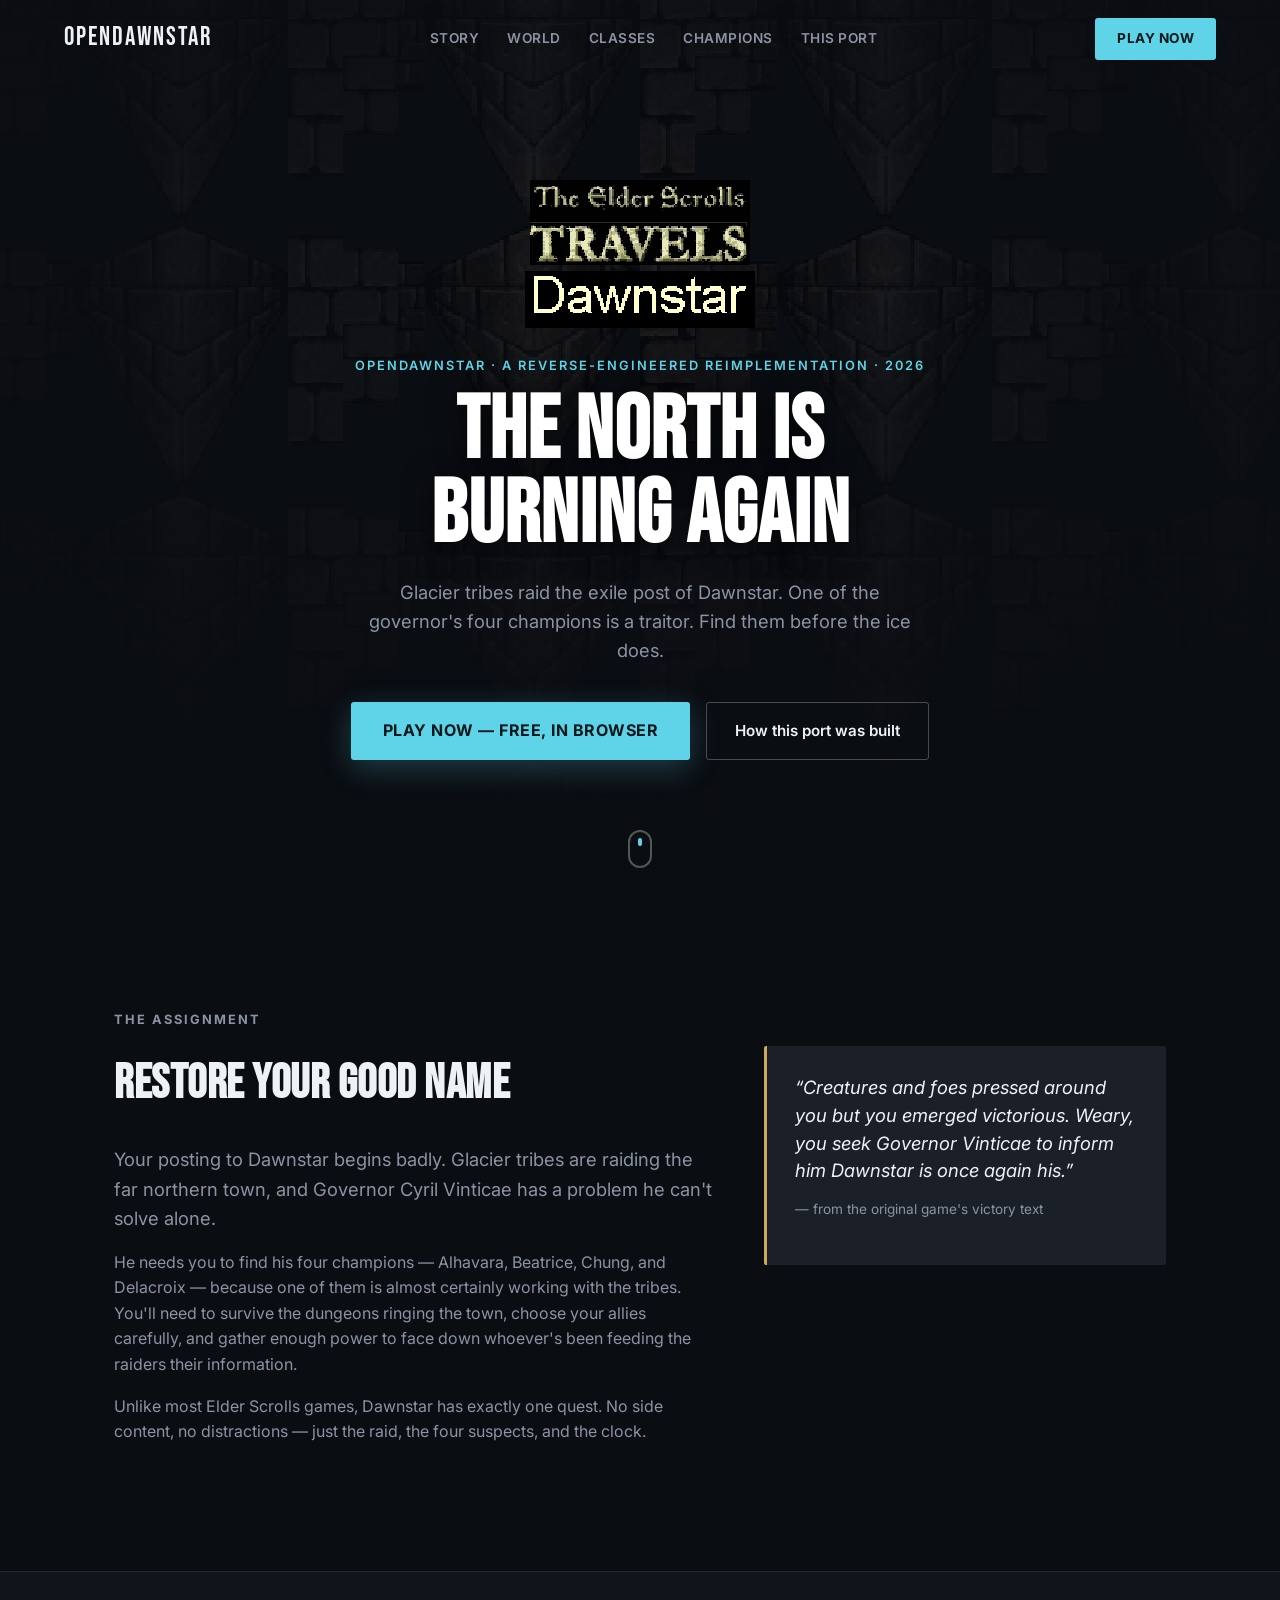
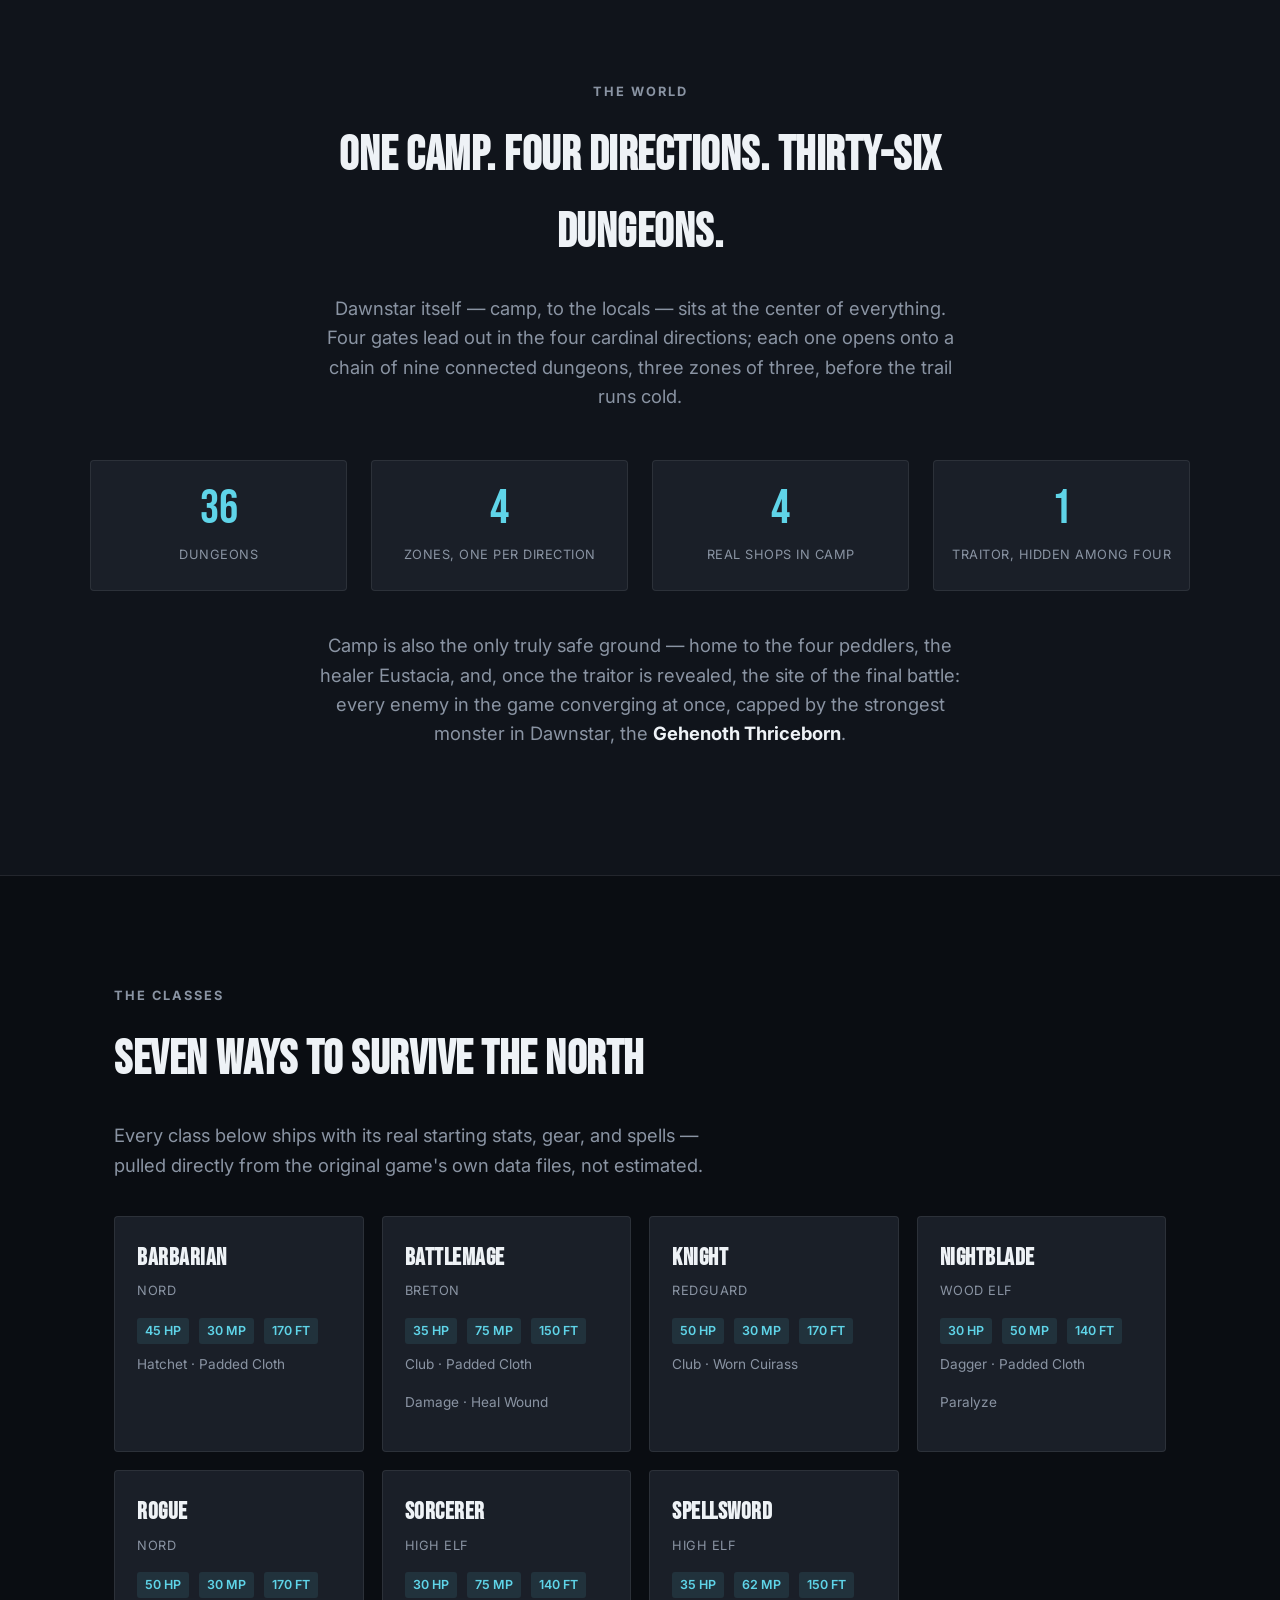
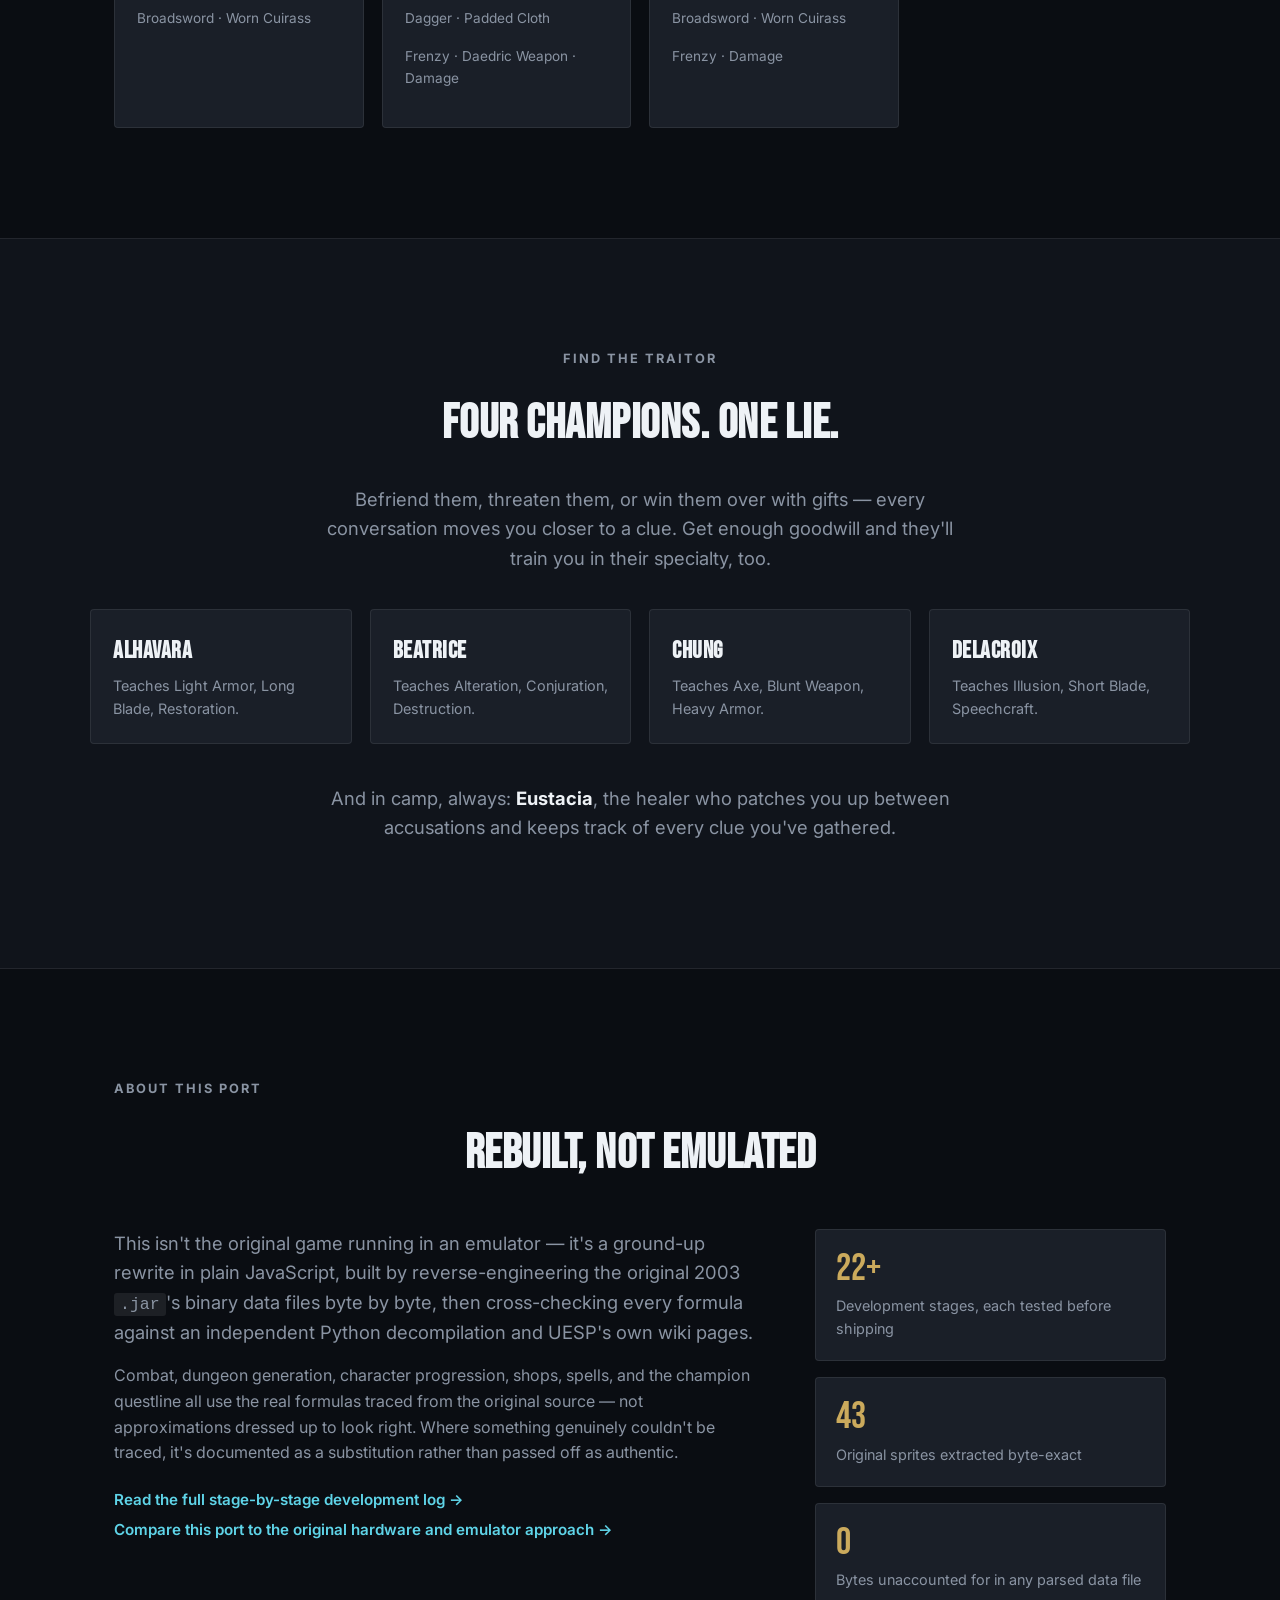
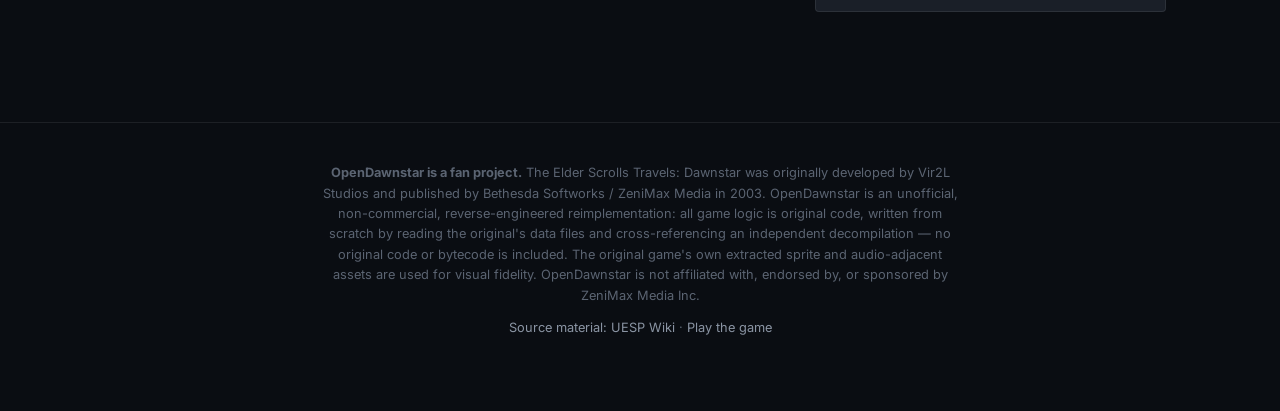
<file: index.html>
<!DOCTYPE html>
<html lang="en">
<head>
<meta charset="utf-8">
<meta name="viewport" content="width=device-width, initial-scale=1">
<title>OpenDawnstar — A Browser Reimplementation of The Elder Scrolls Travels: Dawnstar</title>
<meta name="description" content="A from-scratch, reverse-engineered browser port of the 2003 J2ME game The Elder Scrolls Travels: Dawnstar.">
<link rel="preconnect" href="https://fonts.googleapis.com">
<link rel="preconnect" href="https://fonts.gstatic.com" crossorigin>
<link href="https://fonts.googleapis.com/css2?family=Bebas+Neue&family=Inter:wght@400;500;600;700;800&display=swap" rel="stylesheet">
<link rel="stylesheet" href="src/landing.css">
</head>
<body>

<nav id="nav">
  <div class="nav-inner">
    <a href="#" class="wordmark">OPENDAWNSTAR</a>
    <div class="nav-links">
      <a href="#story">Story</a>
      <a href="#world">World</a>
      <a href="#classes">Classes</a>
      <a href="#champions">Champions</a>
      <a href="#port">This Port</a>
    </div>
    <a href="game.html" class="btn-play btn-play--nav">Play Now</a>
  </div>
</nav>

<header class="hero">
  <div class="hero-bg" aria-hidden="true"></div>
  <div class="hero-vignette" aria-hidden="true"></div>
  <div class="hero-content">
    <div class="hero-logo">
      <img src="assets/img/splashtop.png" alt="" class="logo-top" aria-hidden="true">
      <img src="assets/img/splashbot.png" alt="The Elder Scrolls Travels: Dawnstar" class="logo-bottom">
    </div>
    <p class="hero-eyebrow">OpenDawnstar &middot; a reverse-engineered reimplementation &middot; 2026</p>
    <h1 class="hero-headline">The North Is<br>Burning Again</h1>
    <p class="hero-sub">Glacier tribes raid the exile post of Dawnstar. One of the governor's four champions is a traitor. Find them before the ice does.</p>
    <div class="hero-ctas">
      <a href="game.html" class="btn-play btn-play--hero">Play Now — Free, In Browser</a>
      <a href="#port" class="btn-ghost">How this port was built</a>
    </div>
  </div>
  <div class="scroll-cue" aria-hidden="true"><span></span></div>
</header>

<main>

<section id="story" class="section">
  <p class="eyebrow">The Assignment</p>
  <div class="section-grid section-grid--text-image">
    <div>
      <h2>Restore Your Good Name</h2>
      <p class="lede">Your posting to Dawnstar begins badly. Glacier tribes are raiding the far northern town, and Governor Cyril Vinticae has a problem he can't solve alone.</p>
      <p>He needs you to find his four champions — Alhavara, Beatrice, Chung, and Delacroix — because one of them is almost certainly working with the tribes. You'll need to survive the dungeons ringing the town, choose your allies carefully, and gather enough power to face down whoever's been feeding the raiders their information.</p>
      <p>Unlike most Elder Scrolls games, Dawnstar has exactly one quest. No side content, no distractions — just the raid, the four suspects, and the clock.</p>
    </div>
    <div class="quote-block">
      <blockquote>&ldquo;Creatures and foes pressed around you but you emerged victorious. Weary, you seek Governor Vinticae to inform him Dawnstar is once again his.&rdquo;</blockquote>
      <p class="quote-attr">— from the original game's victory text</p>
    </div>
  </div>
</section>

<section id="world" class="section section--dark">
  <p class="eyebrow">The World</p>
  <h2>One Camp. Four Directions. Thirty-Six Dungeons.</h2>
  <p class="lede lede--center">Dawnstar itself — camp, to the locals — sits at the center of everything. Four gates lead out in the four cardinal directions; each one opens onto a chain of nine connected dungeons, three zones of three, before the trail runs cold.</p>
  <div class="stat-band">
    <div class="stat"><span class="stat-num">36</span><span class="stat-label">Dungeons</span></div>
    <div class="stat"><span class="stat-num">4</span><span class="stat-label">Zones, one per direction</span></div>
    <div class="stat"><span class="stat-num">4</span><span class="stat-label">Real shops in camp</span></div>
    <div class="stat"><span class="stat-num">1</span><span class="stat-label">Traitor, hidden among four</span></div>
  </div>
  <p class="lede lede--center" style="margin-top:2.5rem">Camp is also the only truly safe ground — home to the four peddlers, the healer Eustacia, and, once the traitor is revealed, the site of the final battle: every enemy in the game converging at once, capped by the strongest monster in Dawnstar, the <strong>Gehenoth Thriceborn</strong>.</p>
</section>

<section id="classes" class="section">
  <p class="eyebrow">The Classes</p>
  <h2>Seven Ways to Survive the North</h2>
  <p class="lede">Every class below ships with its real starting stats, gear, and spells — pulled directly from the original game's own data files, not estimated.</p>
  <div class="class-grid">
    <div class="class-card"><h3>Barbarian</h3><p class="class-race">Nord</p><div class="class-stats"><span>45 HP</span><span>30 MP</span><span>170 FT</span></div><p class="class-gear">Hatchet &middot; Padded Cloth</p></div>
    <div class="class-card"><h3>Battlemage</h3><p class="class-race">Breton</p><div class="class-stats"><span>35 HP</span><span>75 MP</span><span>150 FT</span></div><p class="class-gear">Club &middot; Padded Cloth</p><p class="class-spells">Damage &middot; Heal Wound</p></div>
    <div class="class-card"><h3>Knight</h3><p class="class-race">Redguard</p><div class="class-stats"><span>50 HP</span><span>30 MP</span><span>170 FT</span></div><p class="class-gear">Club &middot; Worn Cuirass</p></div>
    <div class="class-card"><h3>Nightblade</h3><p class="class-race">Wood Elf</p><div class="class-stats"><span>30 HP</span><span>50 MP</span><span>140 FT</span></div><p class="class-gear">Dagger &middot; Padded Cloth</p><p class="class-spells">Paralyze</p></div>
    <div class="class-card"><h3>Rogue</h3><p class="class-race">Nord</p><div class="class-stats"><span>50 HP</span><span>30 MP</span><span>170 FT</span></div><p class="class-gear">Broadsword &middot; Worn Cuirass</p></div>
    <div class="class-card"><h3>Sorcerer</h3><p class="class-race">High Elf</p><div class="class-stats"><span>30 HP</span><span>75 MP</span><span>140 FT</span></div><p class="class-gear">Dagger &middot; Padded Cloth</p><p class="class-spells">Frenzy &middot; Daedric Weapon &middot; Damage</p></div>
    <div class="class-card"><h3>Spellsword</h3><p class="class-race">High Elf</p><div class="class-stats"><span>35 HP</span><span>62 MP</span><span>150 FT</span></div><p class="class-gear">Broadsword &middot; Worn Cuirass</p><p class="class-spells">Frenzy &middot; Damage</p></div>
  </div>
</section>

<section id="champions" class="section section--dark">
  <p class="eyebrow">Find the Traitor</p>
  <h2>Four Champions. One Lie.</h2>
  <p class="lede lede--center">Befriend them, threaten them, or win them over with gifts — every conversation moves you closer to a clue. Get enough goodwill and they'll train you in their specialty, too.</p>
  <div class="champion-grid">
    <div class="champion-card"><h3>Alhavara</h3><p>Teaches Light Armor, Long Blade, Restoration.</p></div>
    <div class="champion-card"><h3>Beatrice</h3><p>Teaches Alteration, Conjuration, Destruction.</p></div>
    <div class="champion-card"><h3>Chung</h3><p>Teaches Axe, Blunt Weapon, Heavy Armor.</p></div>
    <div class="champion-card"><h3>Delacroix</h3><p>Teaches Illusion, Short Blade, Speechcraft.</p></div>
  </div>
  <p class="lede lede--center" style="margin-top:2.5rem">And in camp, always: <strong>Eustacia</strong>, the healer who patches you up between accusations and keeps track of every clue you've gathered.</p>
</section>

<section id="port" class="section port-section">
  <p class="eyebrow">About This Port</p>
  <h2>Rebuilt, Not Emulated</h2>
  <div class="port-grid">
    <div>
      <p class="lede">This isn't the original game running in an emulator — it's a ground-up rewrite in plain JavaScript, built by reverse-engineering the original 2003 <code>.jar</code>'s binary data files byte by byte, then cross-checking every formula against an independent Python decompilation and UESP's own wiki pages.</p>
      <p>Combat, dungeon generation, character progression, shops, spells, and the champion questline all use the real formulas traced from the original source — not approximations dressed up to look right. Where something genuinely couldn't be traced, it's documented as a substitution rather than passed off as authentic.</p>
      <a href="PORT_NOTES.md" class="text-link">Read the full stage-by-stage development log &rarr;</a><br>
      <a href="COMPARISON.md" class="text-link">Compare this port to the original hardware and emulator approach &rarr;</a>
    </div>
    <div class="port-facts">
      <div class="port-fact"><span class="port-fact-num">22+</span>Development stages, each tested before shipping</div>
      <div class="port-fact"><span class="port-fact-num">43</span>Original sprites extracted byte-exact</div>
      <div class="port-fact"><span class="port-fact-num">0</span>Bytes unaccounted for in any parsed data file</div>
    </div>
  </div>
</section>

</main>

<footer class="site-footer">
  <p><strong>OpenDawnstar is a fan project.</strong> The Elder Scrolls Travels: Dawnstar was originally developed by Vir2L Studios and published by Bethesda Softworks / ZeniMax Media in 2003. OpenDawnstar is an unofficial, non-commercial, reverse-engineered reimplementation: all game logic is original code, written from scratch by reading the original's data files and cross-referencing an independent decompilation — no original code or bytecode is included. The original game's own extracted sprite and audio-adjacent assets are used for visual fidelity. OpenDawnstar is not affiliated with, endorsed by, or sponsored by ZeniMax Media Inc.</p>
  <p class="footer-links"><a href="https://en.uesp.net/wiki/Dawnstar:Dawnstar">Source material: UESP Wiki</a> &middot; <a href="game.html">Play the game</a></p>
</footer>

<script src="src/landing.js" type="module"></script>
</body>
</html>
</file>
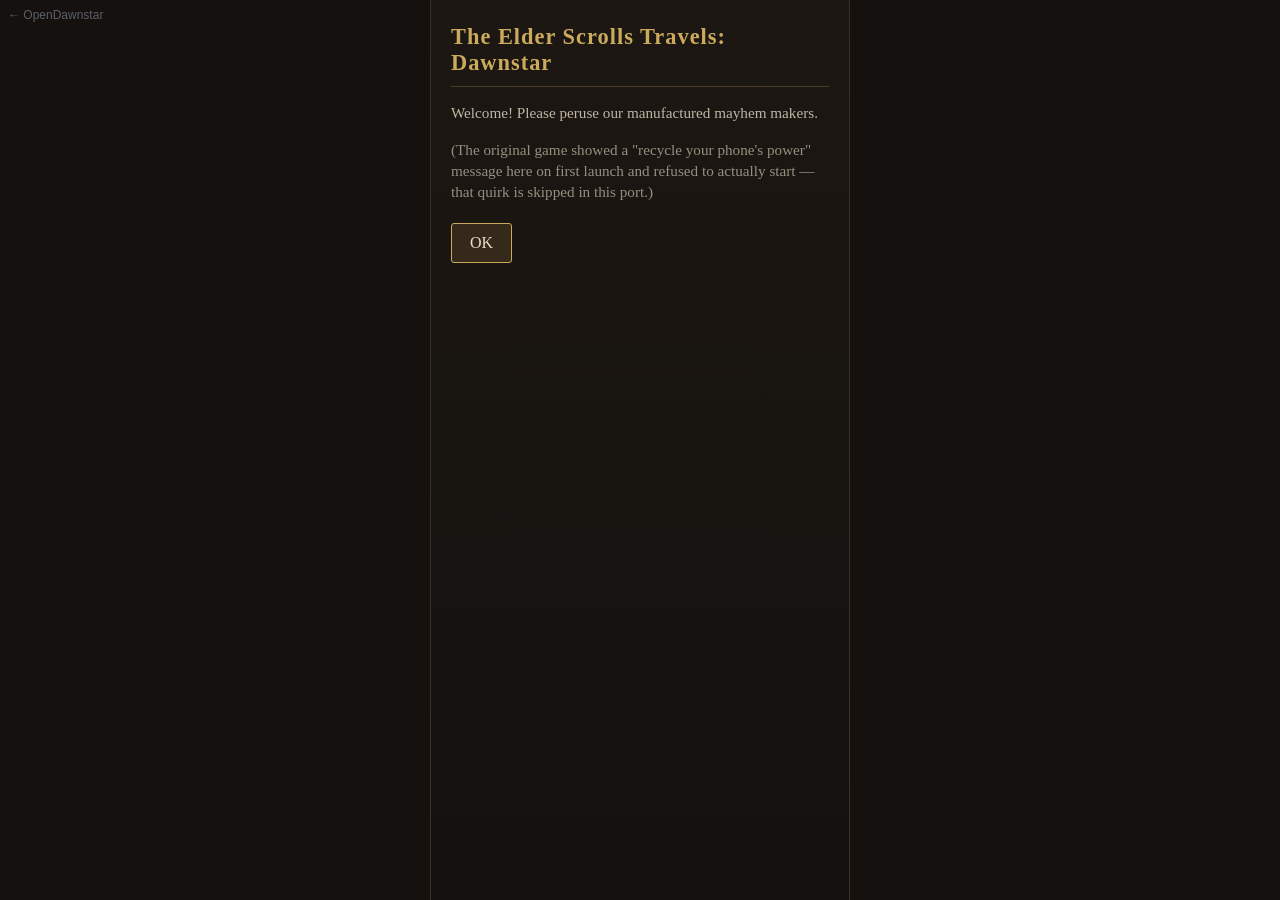
<file: game.html>
<!DOCTYPE html>
<html>
<head>
<meta charset="utf-8">
<meta name="viewport" content="width=device-width, initial-scale=1">
<title>OpenDawnstar</title>
<link rel="stylesheet" href="src/style.css">
</head>
<body>
<div id="app"></div>
<a href="index.html" style="position:fixed;top:8px;left:8px;z-index:999;font-size:.75em;color:#8a94a3;text-decoration:none;opacity:.6;font-family:sans-serif;">&larr; OpenDawnstar</a>
<script type="module" src="src/main.js"></script>
</body>
</html>
</file>
<file: src/landing.css>
:root {
  --bg-void: #0a0d12;
  --bg-panel: #10141b;
  --bg-panel-alt: #0d1116;
  --bg-raised: #1a1f28;
  --ice: #5fd4e8;
  --ice-dim: #3a8fa3;
  --gold: #cbaa5c;
  --text-primary: #eef2f6;
  --text-muted: #8a94a3;
  --text-faint: #5b6472;
  --border: rgba(255,255,255,0.08);
  --font-display: 'Bebas Neue', 'Arial Narrow', sans-serif;
  --font-body: 'Inter', -apple-system, sans-serif;
}

* { box-sizing: border-box; margin: 0; padding: 0; }

html { scroll-behavior: smooth; }

body {
  background: var(--bg-void);
  color: var(--text-primary);
  font-family: var(--font-body);
  line-height: 1.6;
  -webkit-font-smoothing: antialiased;
}

img { max-width: 100%; display: block; }

/* ---------- Nav ---------- */
#nav {
  position: fixed;
  top: 0; left: 0; right: 0;
  z-index: 100;
  background: transparent;
  transition: background .3s ease, border-color .3s ease;
  border-bottom: 1px solid transparent;
}
#nav.scrolled {
  background: rgba(10,13,18,0.92);
  backdrop-filter: blur(8px);
  border-bottom-color: var(--border);
}
.nav-inner {
  max-width: 1200px;
  margin: 0 auto;
  padding: 18px 24px;
  display: flex;
  align-items: center;
  justify-content: space-between;
  gap: 24px;
}
.wordmark {
  font-family: var(--font-display);
  font-size: 1.6rem;
  letter-spacing: 2px;
  color: var(--text-primary);
  text-decoration: none;
}
.nav-links {
  display: flex;
  gap: 28px;
  flex: 1;
  justify-content: center;
}
.nav-links a {
  color: var(--text-muted);
  text-decoration: none;
  font-size: .85rem;
  font-weight: 600;
  letter-spacing: .5px;
  text-transform: uppercase;
  transition: color .2s;
}
.nav-links a:hover { color: var(--ice); }

.btn-play {
  display: inline-block;
  font-family: var(--font-body);
  font-weight: 700;
  text-decoration: none;
  text-align: center;
  border-radius: 3px;
  transition: transform .15s ease, box-shadow .15s ease, background .15s ease;
}
.btn-play--nav {
  background: var(--ice);
  color: #04181c;
  padding: 10px 22px;
  font-size: .85rem;
  letter-spacing: .5px;
  text-transform: uppercase;
  white-space: nowrap;
}
.btn-play--nav:hover { background: #7fe0f0; transform: translateY(-1px); }

/* ---------- Hero ---------- */
.hero {
  position: relative;
  min-height: 100vh;
  display: flex;
  align-items: center;
  justify-content: center;
  overflow: hidden;
  padding: 100px 24px 60px;
}
.hero-bg {
  position: absolute;
  inset: 0;
  background-image: url('../assets/img/wallsr.png');
  background-size: 320px;
  background-repeat: repeat;
  filter: grayscale(70%) brightness(.35) contrast(1.1);
  image-rendering: pixelated;
  transform: scale(1.1);
}
.hero-vignette {
  position: absolute;
  inset: 0;
  background:
    radial-gradient(ellipse at 50% 30%, rgba(10,13,18,0.35) 0%, rgba(10,13,18,0.85) 65%, var(--bg-void) 100%),
    linear-gradient(180deg, rgba(10,13,18,0.6) 0%, rgba(10,13,18,0.3) 30%, var(--bg-void) 100%);
}
.hero-content {
  position: relative;
  z-index: 2;
  max-width: 720px;
  text-align: center;
}
.hero-logo {
  display: flex;
  flex-direction: column;
  align-items: center;
  gap: 6px;
  margin-bottom: 28px;
  image-rendering: pixelated;
}
.hero-logo .logo-top { width: 220px; opacity: .9; }
.hero-logo .logo-bottom { width: 230px; }
.hero-eyebrow {
  font-size: .8rem;
  letter-spacing: 2px;
  text-transform: uppercase;
  color: var(--ice);
  font-weight: 600;
  margin-bottom: 14px;
}
.hero-headline {
  font-family: var(--font-display);
  font-size: clamp(3rem, 9vw, 5.5rem);
  line-height: .95;
  letter-spacing: 1px;
  color: #fff;
  text-shadow: 0 4px 30px rgba(0,0,0,0.6);
  margin-bottom: 20px;
}
.hero-sub {
  font-size: 1.15rem;
  color: var(--text-muted);
  max-width: 560px;
  margin: 0 auto 36px;
}
.hero-ctas {
  display: flex;
  gap: 16px;
  justify-content: center;
  flex-wrap: wrap;
}
.btn-play--hero {
  background: var(--ice);
  color: #04181c;
  padding: 16px 32px;
  font-size: 1rem;
  letter-spacing: .5px;
  text-transform: uppercase;
  box-shadow: 0 8px 30px rgba(95,212,232,0.25);
}
.btn-play--hero:hover { background: #7fe0f0; transform: translateY(-2px); box-shadow: 0 12px 36px rgba(95,212,232,0.35); }
.btn-ghost {
  display: inline-flex;
  align-items: center;
  padding: 16px 28px;
  border: 1px solid rgba(255,255,255,0.25);
  color: var(--text-primary);
  text-decoration: none;
  border-radius: 3px;
  font-weight: 600;
  font-size: .95rem;
  transition: border-color .2s, background .2s;
}
.btn-ghost:hover { border-color: var(--ice); background: rgba(95,212,232,0.08); }

.scroll-cue {
  position: absolute;
  bottom: 32px;
  left: 50%;
  transform: translateX(-50%);
  width: 24px;
  height: 38px;
  border: 2px solid rgba(255,255,255,0.3);
  border-radius: 14px;
}
.scroll-cue span {
  display: block;
  width: 4px;
  height: 8px;
  background: var(--ice);
  border-radius: 2px;
  margin: 6px auto 0;
  animation: scrollcue 1.8s infinite;
}
@keyframes scrollcue {
  0% { transform: translateY(0); opacity: 1; }
  70% { transform: translateY(14px); opacity: 0; }
  100% { opacity: 0; }
}

/* ---------- Sections ---------- */
.section {
  max-width: 1100px;
  margin: 0 auto;
  padding: 110px 24px;
}
.section--dark {
  max-width: none;
  background: var(--bg-panel);
  border-top: 1px solid var(--border);
  border-bottom: 1px solid var(--border);
  padding-left: 24px;
  padding-right: 24px;
}
.section--dark > * { max-width: 1100px; margin-left: auto; margin-right: auto; }

.eyebrow {
  font-size: .8rem;
  letter-spacing: 2px;
  text-transform: uppercase;
  color: var(--gold);
  font-weight: 700;
  margin-bottom: 14px;
}
.section h2 {
  font-family: var(--font-display);
  font-size: clamp(2rem, 5vw, 3rem);
  letter-spacing: .5px;
  margin-bottom: 22px;
  max-width: 720px;
}
.section--dark h2, .port-section h2 { text-align: center; margin-left: auto; margin-right: auto; }
.section--dark .eyebrow { text-align: center; }

.lede {
  font-size: 1.15rem;
  color: var(--text-muted);
  max-width: 640px;
  margin-bottom: 18px;
}
.lede--center { max-width: 720px; margin-left: auto; margin-right: auto; text-align: center; }
.section p { color: var(--text-muted); max-width: 640px; margin-bottom: 16px; }
.section p strong { color: var(--text-primary); }

.section-grid--text-image {
  display: grid;
  grid-template-columns: 1.2fr .8fr;
  gap: 48px;
  align-items: start;
}
.quote-block {
  background: var(--bg-raised);
  border-left: 3px solid var(--gold);
  padding: 28px;
  border-radius: 2px;
}
.quote-block blockquote {
  font-size: 1.15rem;
  font-style: italic;
  color: var(--text-primary);
  line-height: 1.5;
}
.quote-attr { margin-top: 14px; font-size: .85rem; color: var(--text-faint); }

.stat-band {
  display: grid;
  grid-template-columns: repeat(4, 1fr);
  gap: 24px;
  margin-top: 48px;
}
.stat {
  text-align: center;
  padding: 24px 12px;
  background: var(--bg-raised);
  border-radius: 4px;
  border: 1px solid var(--border);
}
.stat-num {
  display: block;
  font-family: var(--font-display);
  font-size: 3rem;
  color: var(--ice);
  line-height: 1;
  margin-bottom: 8px;
}
.stat-label {
  font-size: .8rem;
  color: var(--text-muted);
  text-transform: uppercase;
  letter-spacing: .5px;
}

.class-grid, .champion-grid {
  display: grid;
  grid-template-columns: repeat(auto-fill, minmax(220px, 1fr));
  gap: 18px;
  margin-top: 36px;
}
.class-card, .champion-card {
  background: var(--bg-raised);
  border: 1px solid var(--border);
  border-radius: 4px;
  padding: 22px;
  transition: border-color .2s, transform .2s;
}
.class-card:hover, .champion-card:hover {
  border-color: var(--ice-dim);
  transform: translateY(-3px);
}
.class-card h3, .champion-card h3 {
  font-family: var(--font-display);
  font-size: 1.5rem;
  letter-spacing: .5px;
  color: var(--text-primary);
  margin-bottom: 4px;
}
.class-race { color: var(--gold); font-size: .8rem; text-transform: uppercase; letter-spacing: .5px; margin-bottom: 14px; }
.class-stats { display: flex; gap: 10px; flex-wrap: wrap; margin-bottom: 10px; }
.class-stats span {
  font-size: .78rem;
  background: rgba(95,212,232,0.1);
  color: var(--ice);
  padding: 3px 8px;
  border-radius: 3px;
  font-weight: 600;
}
.class-gear { font-size: .85rem; color: var(--text-muted); }
.class-spells { font-size: .85rem; color: var(--gold); margin-top: 6px; }
.champion-card p { font-size: .9rem; color: var(--text-muted); max-width: none; margin-bottom: 0; }

.port-section { text-align: left; }
.port-grid {
  display: grid;
  grid-template-columns: 1.3fr .7fr;
  gap: 48px;
  margin-top: 36px;
  align-items: start;
}
code {
  background: rgba(255,255,255,0.08);
  padding: 2px 6px;
  border-radius: 3px;
  font-size: .9em;
}
.text-link {
  color: var(--ice);
  text-decoration: none;
  font-weight: 600;
  display: inline-block;
  margin-top: 6px;
  font-size: .95rem;
}
.text-link:hover { text-decoration: underline; }
.port-facts {
  display: flex;
  flex-direction: column;
  gap: 16px;
}
.port-fact {
  background: var(--bg-raised);
  border: 1px solid var(--border);
  border-radius: 4px;
  padding: 20px;
  font-size: .9rem;
  color: var(--text-muted);
}
.port-fact-num {
  display: block;
  font-family: var(--font-display);
  font-size: 2.4rem;
  color: var(--gold);
  line-height: 1;
  margin-bottom: 6px;
}

/* ---------- Footer ---------- */
.site-footer {
  padding: 40px 24px 60px;
  text-align: center;
  border-top: 1px solid var(--border);
}
.site-footer p {
  max-width: 640px;
  margin: 0 auto 12px;
  font-size: .8rem;
  color: var(--text-faint);
  line-height: 1.6;
}
.footer-links a { color: var(--text-muted); text-decoration: none; }
.footer-links a:hover { color: var(--ice); }

/* ---------- Scroll reveal ---------- */
.reveal {
  opacity: 0;
  transform: translateY(24px);
  transition: opacity .7s ease, transform .7s ease;
}
.reveal.is-visible {
  opacity: 1;
  transform: translateY(0);
}

/* ---------- Responsive ---------- */
@media (max-width: 860px) {
  .nav-links { display: none; }
  .section-grid--text-image, .port-grid { grid-template-columns: 1fr; }
  .stat-band { grid-template-columns: repeat(2, 1fr); }
  .section { padding: 70px 20px; }
}
</file>
<file: src/style.css>
* { box-sizing: border-box; }
body {
  margin: 0;
  background: #14110f;
  color: #e9dfc9;
  font-family: Georgia, 'Times New Roman', serif;
  display: flex;
  justify-content: center;
  min-height: 100vh;
}
#app {
  width: 100%;
  max-width: 420px;
  min-height: 100vh;
  background: linear-gradient(180deg, #1c1712, #14110f);
  border-left: 1px solid #3a2f22;
  border-right: 1px solid #3a2f22;
  padding: 24px 20px 40px;
}
.screen h1 {
  font-size: 1.4em;
  letter-spacing: 1px;
  color: #cbaa5c;
  border-bottom: 1px solid #4a3c28;
  padding-bottom: 10px;
  margin-top: 0;
}
.screen p.sub {
  opacity: .8;
  line-height: 1.4;
  font-size: .95em;
}
.menu-list {
  list-style: none;
  padding: 0;
  margin: 20px 0;
}
.menu-list li button {
  width: 100%;
  text-align: left;
  padding: 12px 14px;
  margin-bottom: 8px;
  background: #241d16;
  color: #e9dfc9;
  border: 1px solid #4a3c28;
  border-radius: 3px;
  font-size: 1em;
  font-family: inherit;
  cursor: pointer;
}
.menu-list li button:hover,
.menu-list li button:focus {
  background: #35291b;
  border-color: #cbaa5c;
  outline: none;
}
.field {
  margin: 18px 0;
}
.field input[type="text"] {
  width: 100%;
  padding: 10px;
  font-size: 1.1em;
  background: #0f0c09;
  border: 1px solid #4a3c28;
  color: #e9dfc9;
  border-radius: 3px;
  font-family: inherit;
}
.error {
  color: #c0524a;
  font-size: .9em;
  min-height: 1.2em;
  margin-top: 6px;
}
.btn-row {
  display: flex;
  gap: 10px;
  margin-top: 20px;
}
.btn {
  padding: 10px 18px;
  background: #35291b;
  border: 1px solid #cbaa5c;
  color: #e9dfc9;
  border-radius: 3px;
  cursor: pointer;
  font-family: inherit;
  font-size: 1em;
}
.btn:hover { background: #4a3c28; }
.btn.secondary { border-color: #4a3c28; background: #241d16; }
.class-card {
  border: 1px solid #4a3c28;
  border-radius: 3px;
  padding: 12px 14px;
  margin-bottom: 8px;
  background: #241d16;
  cursor: pointer;
}
.class-card.selected { border-color: #cbaa5c; background: #35291b; }
.class-card h3 { margin: 0 0 4px; color: #cbaa5c; font-size: 1.05em; }
.class-card .stats { font-size: .8em; opacity: .75; display: flex; flex-wrap: wrap; gap: 8px; margin-top: 6px; }
.stub-note {
  margin-top: 30px;
  padding: 12px;
  border: 1px dashed #4a3c28;
  font-size: .85em;
  opacity: .7;
}
.touch-pad {
  display: grid;
  grid-template-columns: repeat(3, 56px);
  grid-template-rows: repeat(3, 56px);
  gap: 6px;
  justify-content: center;
  margin: 14px auto;
  user-select: none;
  -webkit-user-select: none;
}
.touch-btn {
  width: 56px;
  height: 56px;
  font-size: 1.4em;
  background: #241d16;
  color: #e9dfc9;
  border: 1px solid #4a3c28;
  border-radius: 8px;
  cursor: pointer;
  touch-action: manipulation;
}
.touch-btn:active {
  background: #35291b;
  border-color: #cbaa5c;
}
@media (hover: hover) and (pointer: fine) {
  .touch-pad { opacity: .55; }
  .touch-pad:hover { opacity: 1; }
}
.icon-btn {
  background: none;
  border: none;
  color: #cbaa5c;
  font-size: 1.2em;
  cursor: pointer;
  padding: 4px 8px;
}

/* In-game Options menu — styled to match the original's actual UI
   (screenshot reference): black header bar, copper/orange body, bold
   yellow items, gray selected-row highlight, black footer with
   Back/Select labels. */
.og-menu {
  position: fixed;
  inset: 0;
  z-index: 500;
  display: flex;
  flex-direction: column;
  background: #b5732e;
  font-family: 'Trebuchet MS', 'Segoe UI', sans-serif;
}
.og-menu-header {
  background: #000;
  color: #fff;
  font-weight: 800;
  font-size: 1.4em;
  text-align: center;
  padding: 14px 0;
  letter-spacing: .5px;
}
.og-menu-body {
  flex: 1;
  overflow-y: auto;
  padding: 6px 0;
}
.og-menu-item {
  display: block;
  width: 100%;
  text-align: left;
  background: none;
  border: none;
  color: #f2d020;
  font-weight: 800;
  font-size: 1.25em;
  font-family: inherit;
  padding: 10px 18px;
  cursor: pointer;
}
.og-menu-item.selected {
  background: #6e6e6e;
  color: #fff;
}
.og-menu-item:disabled {
  color: #8a6a3a;
  cursor: default;
}
.og-menu-footer {
  background: #fff;
  color: #000;
  display: flex;
  justify-content: space-between;
  align-items: center;
  padding: 10px 20px;
  font-weight: 800;
  font-size: 1.3em;
}
.og-menu-footer button {
  background: none;
  border: none;
  font: inherit;
  color: inherit;
  cursor: pointer;
  padding: 0;
}
.og-content {
  padding: 16px 18px;
  color: #2a1c0d;
}
.og-content h2 {
  color: #fff;
  margin-bottom: 10px;
}
.og-stat-row {
  display: flex;
  justify-content: space-between;
  padding: 4px 0;
  border-bottom: 1px solid rgba(0,0,0,0.15);
  font-weight: 600;
}
</file>
